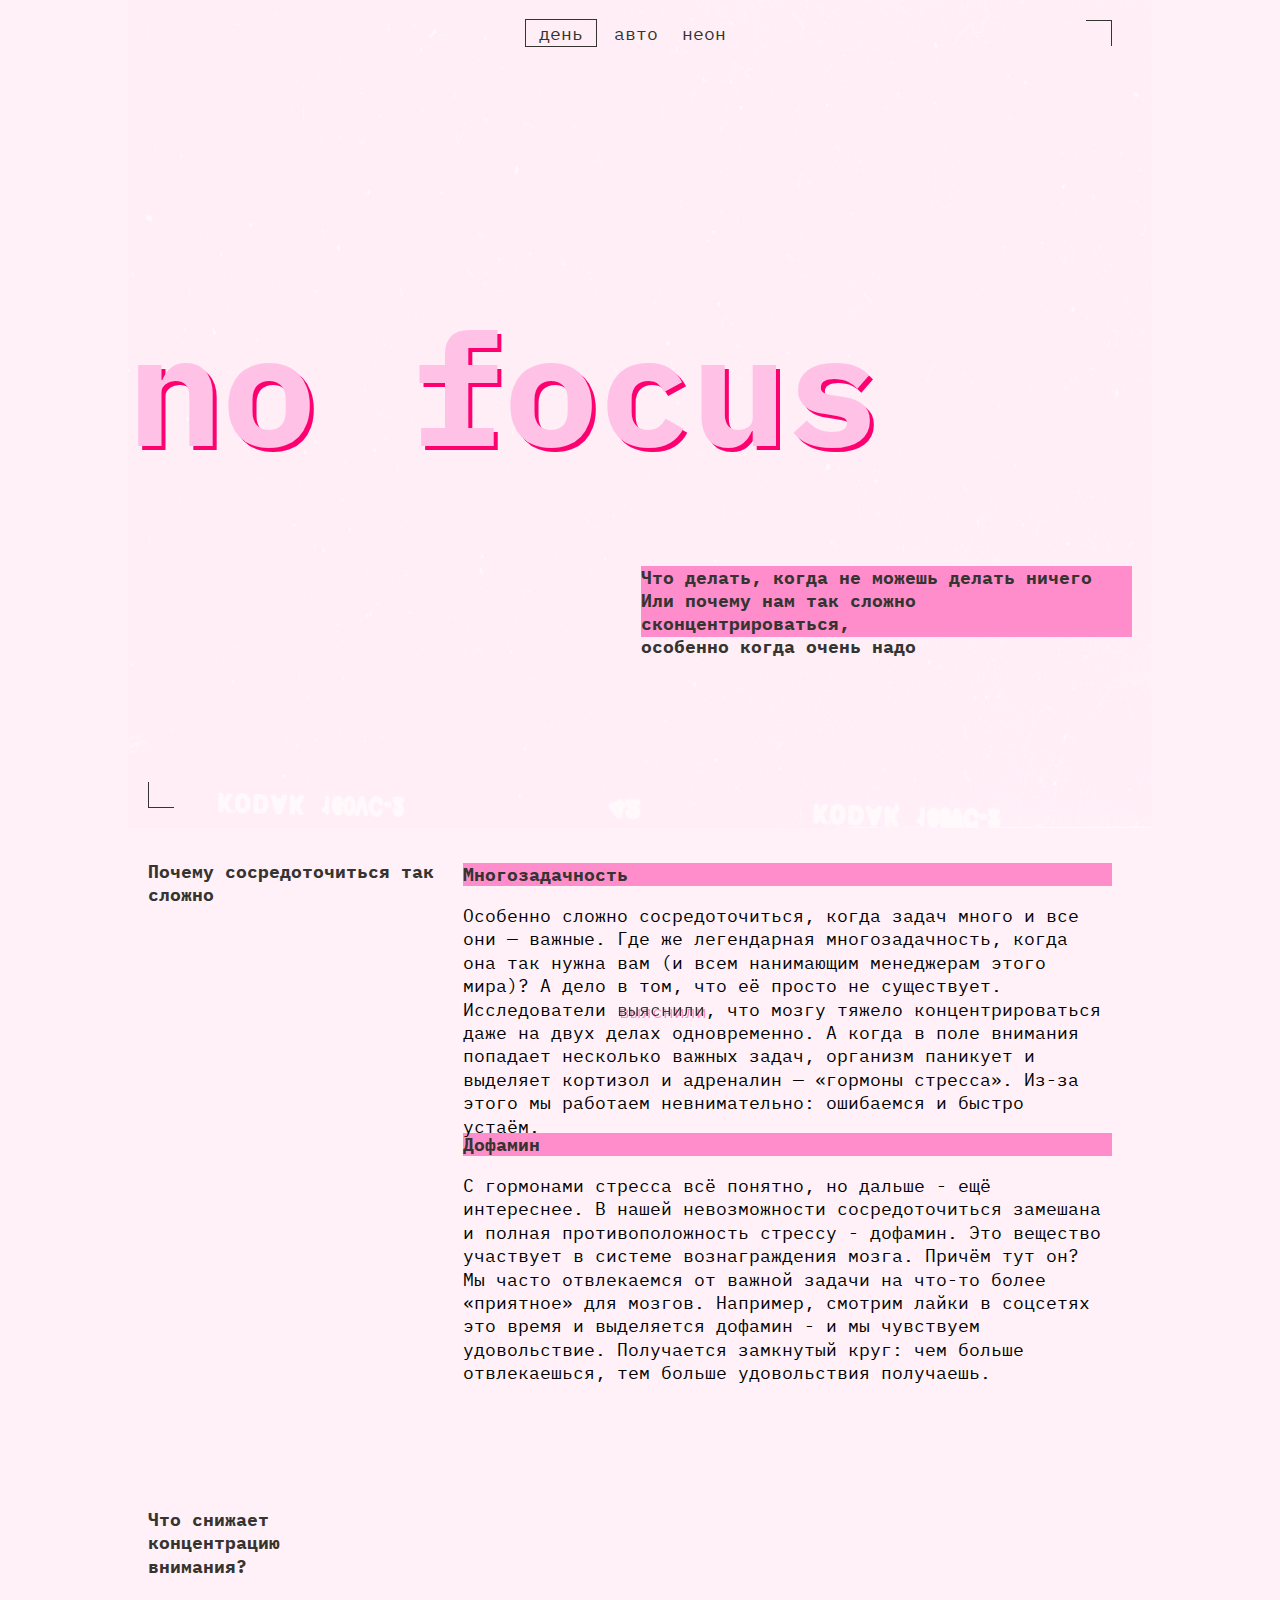
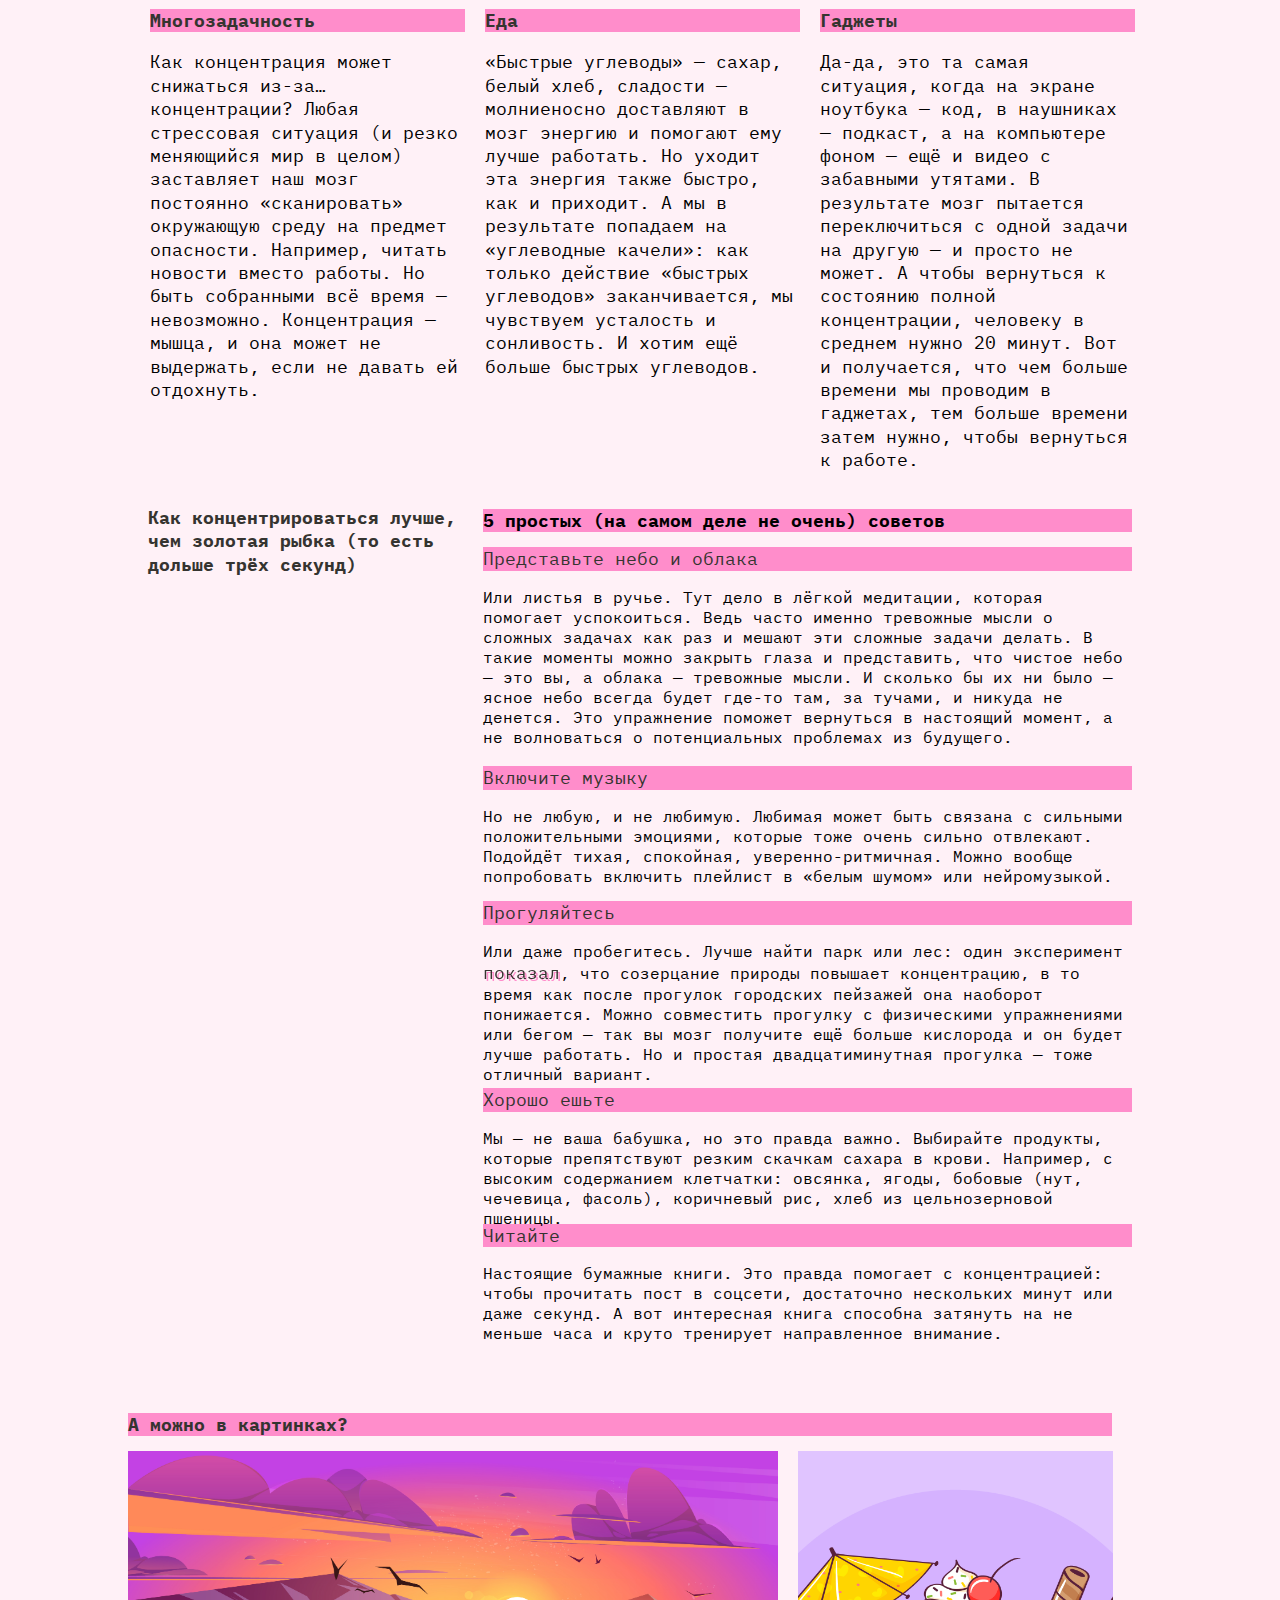
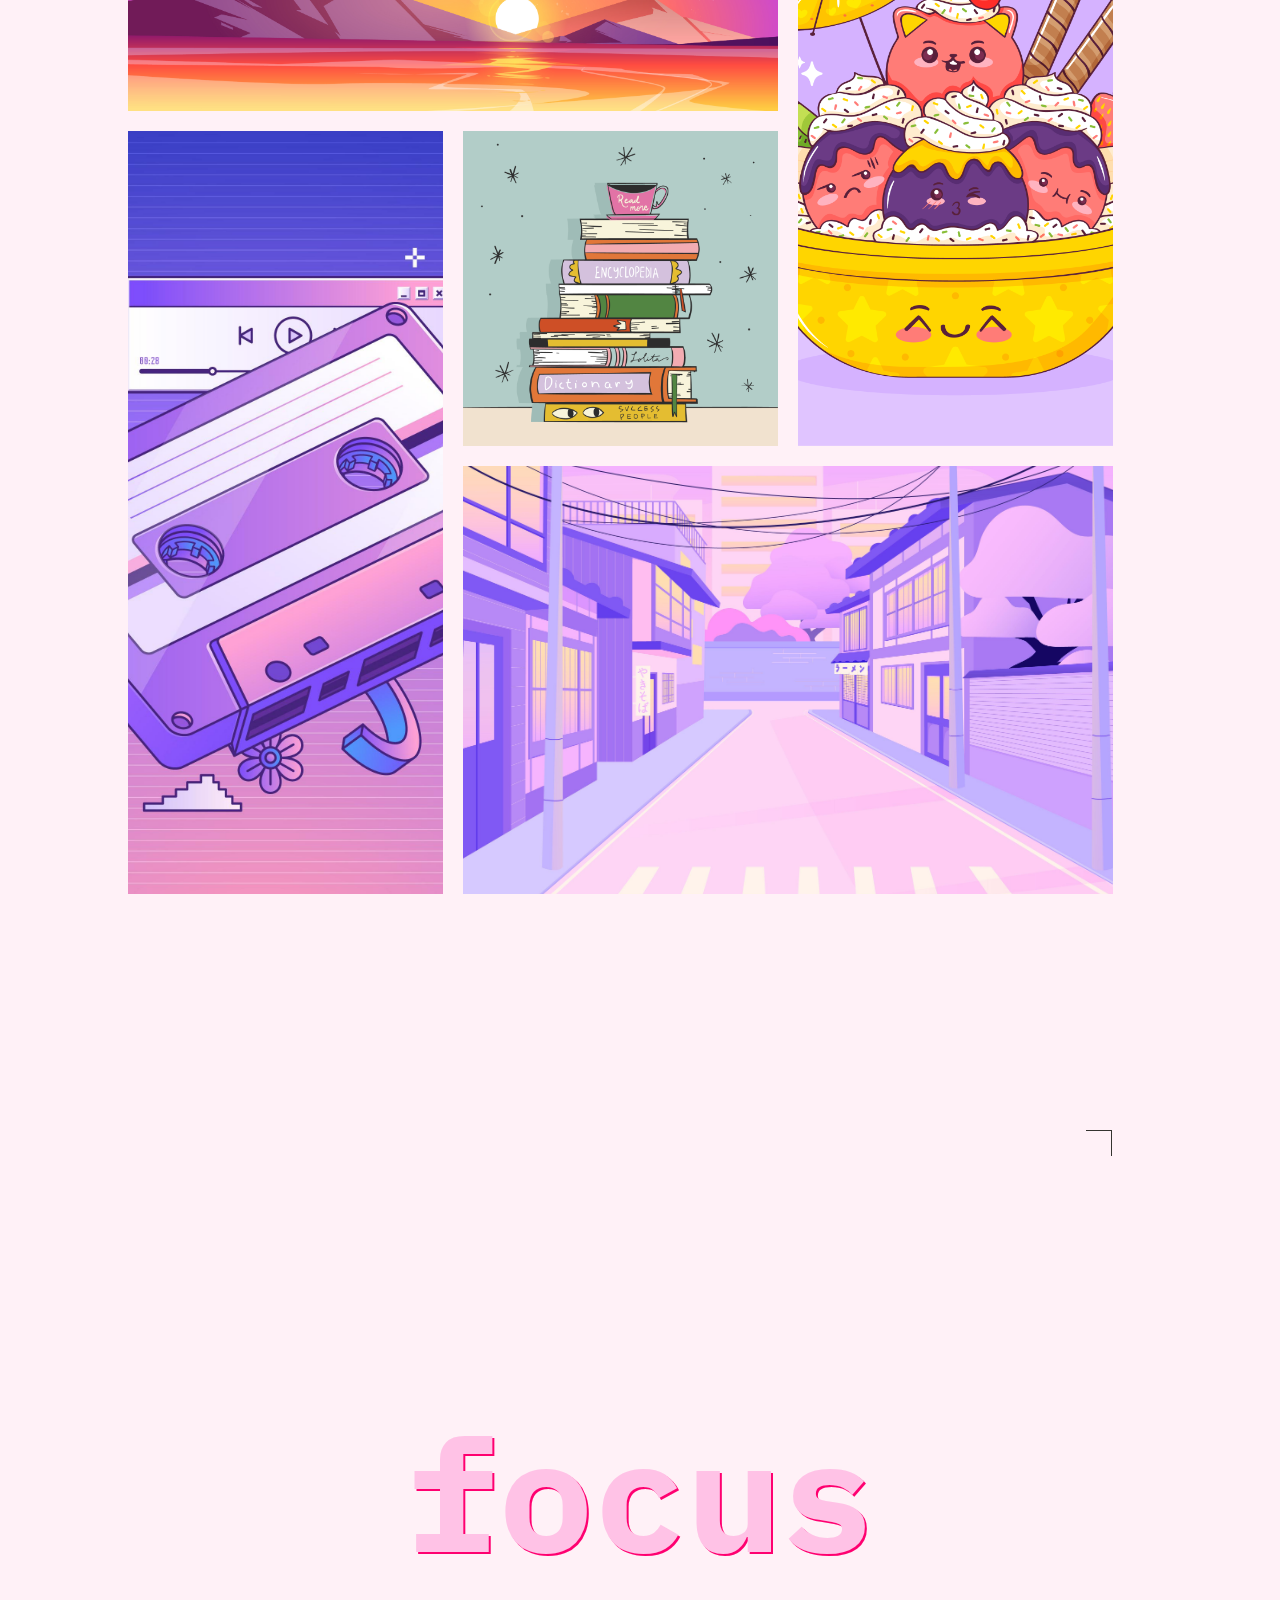
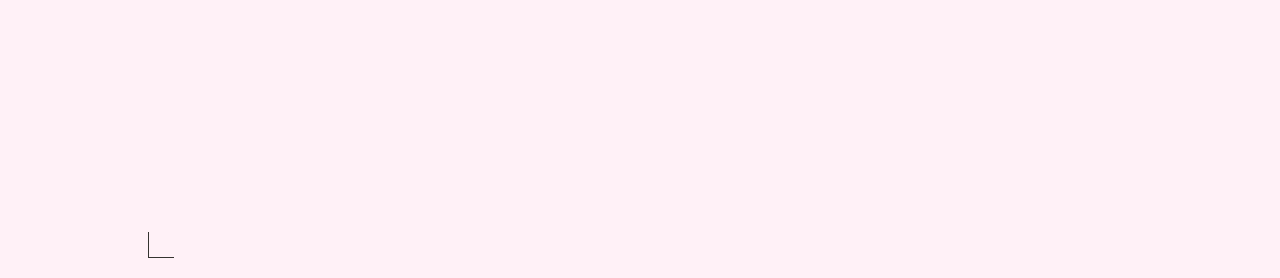
<file: .vscode/index.html>
<!DOCTYPE html>
<html lang="ru">
<head>
    <meta charset="UTF-8">
    <meta name="viewport" content="width=device-width, initial-scale=1.0">
    <link rel="stylesheet" href="style.css">
    <title>Сложно сосредоточиться</title>
</head>
<body>
    <div class="containter228">
        <header>
            <div class="header-container">
                <div class="color">
                    <button class="button day">день</button>
                    <button class="button">авто</button>
                    <button class="button">неон</button>
                </div>

                <div class="right-corner"></div>
            </div>

            <h1 class="no-focus">no focus</h1>

            <div class="pink-text">
                Что делать, когда не можешь делать ничего <br>
                Или почему нам так сложно сконцентрироваться, <br>
                особенно когда очень надо
            </div>

            <div class="left-corner"></div>
        </header>
    
        <main>
        <section class="sec1">
                <h1 class="main-title">
                     Почему сосредоточиться так сложно
                </h1>
             <div class="right-column1">
                <div class="pl1">
                    <h2 class="titlemnogozadach">Многозадачность</h2>
                        <p class="text1">
                            Особенно сложно сосредоточиться, когда задач много и все они — важные. Где же легендарная многозадачность, когда она так нужна вам (и всем нанимающим менеджерам этого мира)? 
                            А дело в том, что её просто не существует. Исследователи 
                            <a href="https://dana.org/article/multicosts-of-multitasking/" class="linka">выяснили</a>, что мозгу тяжело концентрироваться даже на двух делах одновременно. А когда в поле внимания попадает несколько важных задач, организм паникует и выделяет кортизол и адреналин — «гормоны стресса». Из-за этого мы работаем невнимательно: ошибаемся и быстро устаём.
                        </p>
                    <h2 class="titledofamin">Дофамин</h2>
                        <p class="text2">
                          С гормонами стресса всё понятно, но дальше - ещё интереснее. В нашей невозможности сосредоточиться замешана и полная противоположность стрессу - дофамин. Это вещество участвует в системе вознаграждения мозга. Причём тут он? Мы часто отвлекаемся от важной задачи на что-то более «приятное» для мозгов. Например, смотрим лайки в соцсетях это время и выделяется дофамин - и мы чувствуем удовольствие. Получается замкнутый круг: чем больше отвлекаешься, тем больше удовольствия получаешь.
                        </p>
                </div>
            </div>
        </section>
        <section class="sec2">
            <h1>Что снижает концентрацию внимания?</h1>
            <div class="columnstext">
                <div class="column 1">
                    <h2 class="section-title1">Многозадачность</h2>
                    <p>Как концентрация может снижаться из-за… концентрации? Любая стрессовая ситуация (и резко меняющийся мир в целом) заставляет наш мозг постоянно «сканировать» окружающую среду на предмет опасности. Например, читать новости вместо работы. Но быть собранными всё время — невозможно. Концентрация — мышца, и она может не выдержать, если не давать ей отдохнуть.</p>
                </div> 
                <div class="column 2">   
                    <h2 class="section-title1"> Еда</h2>
                    <p>«Быстрые углеводы» — сахар, белый хлеб, сладости — молниеносно доставляют в мозг энергию и помогают ему лучше работать. Но уходит эта энергия также быстро, как и приходит. А мы в результате попадаем на «углеводные качели»: как только действие «быстрых углеводов» заканчивается, мы чувствуем усталость и сонливость. И хотим ещё больше быстрых углеводов.</p>
                </div>  
                
                <div class="column 3">
                    <h2 class="section-title1">Гаджеты</h2>
                    <p>Да-да, это та самая ситуация, когда на экране ноутбука — код, в наушниках — подкаст, а на компьютере фоном — ещё и видео с забавными утятами. В результате мозг пытается переключиться с одной задачи на другую — и просто не может. А чтобы вернуться к состоянию полной концентрации, человеку в среднем нужно 20 минут. Вот и получается, что чем больше времени мы проводим в гаджетах, тем больше времени затем нужно, чтобы вернуться к работе.</p>
                </div>
            </div>
        </section>
        <section class="sec3">
                    <h1 class="left-dss">Как концентрироваться лучше, чем золотая рыбка (то есть дольше трёх секунд)</h1>             
                <div class="rcolumn">
                    <h2 class="top5sov">5 простых (на самом деле не очень) советов</h2>
                    <div class="nebo">
                        <h2 class="z">Представьте небо и облака</h2>
                            <p>Или листья в ручье. Тут дело в лёгкой медитации, которая помогает успокоиться. Ведь часто именно тревожные мысли о сложных задачах как раз и мешают эти сложные задачи делать. В такие моменты можно закрыть глаза и представить, что чистое небо — это вы, а облака — тревожные мысли. И сколько бы их ни было — ясное небо всегда будет где-то там, за тучами, и никуда не денется. Это упражнение поможет вернуться в настоящий момент, а не волноваться о потенциальных проблемах из будущего.</p>
                    </div>
                    <div class="musik">
                        <h2 class="z">Включите музыку</h2>
                            <p>Но не любую, и не любимую. Любимая может быть связана с сильными положительными эмоциями, которые тоже очень сильно отвлекают. Подойдёт тихая, спокойная, уверенно-ритмичная. Можно вообще попробовать включить плейлист в «белым шумом» или нейромузыкой.</p>
                    </div>
                    <div class="progylka">
                        <h2 class="z">Прогуляйтесь</h2>
                            <p>Или даже пробегитесь. Лучше найти парк или лес: один эксперимент <a href="https://www.sciencedirect.com/science/article/abs/pii/S0272494415000328" class="linka">показал</a>, что созерцание природы повышает концентрацию, в то время как после прогулок городских пейзажей она наоборот понижается. Можно совместить прогулку с физическими упражнениями или бегом — так вы мозг получите ещё больше кислорода и он будет лучше работать. Но и простая двадцатиминутная прогулка — тоже отличный вариант.</p>
                    </div>
                    <div class="xoroshoeda">
                        <h2 class="z">Хорошо ешьте</h2>
                            <p>Мы — не ваша бабушка, но это правда важно. Выбирайте продукты, которые препятствуют резким скачкам сахара в крови. Например, с высоким содержанием клетчатки: овсянка, ягоды, бобовые (нут, чечевица, фасоль), коричневый рис, хлеб из цельнозерновой пшеницы.</p>
                    </div>
                    <div class="readd">
                        <h2 class="z">Читайте</h2>
                            <p>Настоящие бумажные книги. Это правда помогает с концентрацией: чтобы прочитать пост в соцсети, достаточно нескольких минут или даже секунд. А вот интересная книга способна затянуть на не меньше часа и круто тренирует направленное внимание.</p>
                    </div>
                </div>
        </section>
        <section class="sec4">
                <h2 class="pict">А можно в картинках?</h2>
                    <div class="griddy">
                        <figure class="grid-it item1">
                            <img src="./src/img/image1.jpeg" class="galleryimg" alt="i1">
                        </figure>
                        <figure class="grid-it item2">
                            <img src="./src/img/image5.jpeg" class="galleryimg" alt="i2">
                        </figure>
                        <figure class="grid-it item3">
                            <img src="./src/img/image4.jpeg" class="galleryimg" alt="i3">
                        </figure>
                        <figure class="grid-it item4">
                            <img src="./src/img/image2.png" class="galleryimg" alt="i4">
                        </figure>
                        <figure class="grid-it item5">
                            <img src="./src/img/image3.jpeg" class="galleryimg" alt="i5">
                        </figure>
                    </div>
        </section>
        </main>
        <footer>
            <section class='sec1footer'>
                <h2 class="focusend">focus</h2>
                    <div class="left-corner"></div>
                    <div class="right-corner"></div>
            </section>
        </footer>
    </div>


</body>
</html>
</file>
<file: .vscode/style.css>
@font-face {
	font-family: 'IBM Plex Mono';
	src: url('./src/fonts/IBMPlexMono-Regular.ttf');
	font-weight: 400;
}
@font-face {
	font-family: 'IBM Plex Mono';
	src: url('./src/fonts/IBMPlexMono-Bold.ttf');
	font-weight: 700;
}
body {
	margin: 0;
	padding: 0;
	/* gap: 0;
	opacity: 0; */
	background-color: #FFF1F7;
	font-family: 'IBM Plex Mono';


}
.containter228{
	width: 1024px;
	margin: 0 auto;
}
header {
	width: 1024px;
	height: 768px;
	margin: 0;
	display: flex;
	flex-direction: column;
	padding-bottom: 60px;
	background-image: url(./src/img/db21dcdfb58c079b844f4727edded6f5.png);
	background-repeat: no-repeat;
	background-position: left bottom;
	background-size: 100% 100%; 
	position: relative;
}
.header-container {
	display: flex;
	align-items: center;
	gap: 20px;
}
.button {
	cursor: pointer;
	background-color: transparent; 
	font-size: 18px;
	color: #353430;
	font-family: "IBM Plex Mono";
	border: none;
	position: relative;

}

.day {
	padding: 0 13px;
	outline: 1px solid #353430; 
	outline-offset: 0px; 
}
.button {
	display: inline-flex;
	align-items: center;
	justify-content: center;
}

.no-focus {
	height: 130px;
	font-size: 157px;
	line-height: 87.5%;
	font-weight: bold;
	font-family: "IBM Plex Mono";
	color: #FFC2E6;
	filter: drop-shadow(4px 4px 0 #FF0070);
	margin-top: 273px;
	margin-bottom: 0; 
	/* box-shadow: 4px 4px #FF0070; */
}
.pink-text {
	height: 71px;
	width: 491px;
	font-size: 18px;
	font-weight: bold;
	background-color: #FF8DCB;
	color: #353430;
	font-family: "IBM Plex Mono";
	align-self: flex-end;
	align-items: center;
	margin-right: 20px;
	margin-top: 117px;
	margin-bottom: 89px;
}
.header-container {
	width: 1024px;
	height: 26px;
	margin: 0;
	padding-top: 20px;
	display: flex;
}
.color {
	width: 230px;
	height: 26px;
	display: flex;
	justify-content: space-evenly;
	margin-left: auto;
	margin-right: auto;
	position: relative;
	left: -11px;
	top: 0;
}

.color > span {
	color: #353430;
	font-size: 18px;
	line-height: 22px;
	text-align: center;
	padding-left: 13.4px;
	padding-right: 13.4px;
}
.linka{
	color: #353430;
	text-decoration: none;
	width: 89.08px;
	height: 23px;
	top: 106px;
	left: 896.54px;
	/* gap: 0px;
	opacity: 0px; */
	font-family: 'IBM Plex Mono';
	font-size: 18px;
	font-weight: 400;
	line-height: 23.4px;
	text-align: left;
	filter: drop-shadow(2px 2px 0 #FF8DCB);
}
.right-corner {
	width: 25px;
	height: 25px;
	border-top: 1px solid #353430;
	border-right: 1px solid #353430;
	position: absolute; 
	top: 20px; 
	right: 40px;  
}
.left-corner{
	width: 25px;
	height: 25px;
	border-bottom: 1px solid #353430;
	border-left: 1px solid #353430;
	position: absolute; 
	bottom: 20px; 
	left: 20px;   
}
main {
	width: 1024px;
	height: 3352px;
	top: 828px;
	/* gap: 0px;
	opacity: 0px; */
	
}
.sec1 {
	display: flex;
	max-width: 1200px;
	margin: 0 auto;
	padding: 20px;
	width: 984px;
	height: 508px;
	/* gap: 0px;
	opacity: 0px; */
}



.main-title {
	width: 314.96px;
	height: 47px;
	left: 20px;
	width: 30%;
	padding-right: 20px;
	display: flex;
	align-items: flex-start; 
	font-size: 18px;
	font-weight: 700;
	line-height: 23.4px;
	text-align: left;
	color: #353430;
}
.right-column1 {
	width: 649px;
}
.pl1 {
	width: 649px;
	height: 244px;
	left: 354.89px;
	padding: 0;
	/* gap: 0px;
	opacity: 0px; */
}
.titlemnogozadach, .titledofamin {
	
	background-color: #ff8dcb;
	color: #353430;
	width: 649px;
	height: 23px;
	left: 354.89px;
	/* gap: 0px;
	opacity: 0px; */
 
	font-size: 18px;
	font-weight: 700;
	line-height: 23.4px;
	text-align: left;

}
.text1, .text2 {
	width: 648.92px;
	height: 211px;
	top: 33px;
	left: 354.89px;
	/* gap: 0px;
	opacity: 0px; */
	font-family: 'IBM Plex Mono';
	font-size: 18px;
	font-weight: 400;
	line-height: 23.4px;
	text-align: left;  
}
.sec2{
	display: flex;
	max-width: 1200px;
	margin: 0 auto;
	padding: 20px;
	width: 984px;
	height: 508px;
	margin-top: 100px;
}
.title {
	font-size: 18px;
	font-weight: 700;
	padding: 10px;
	color: #353430;
	margin-bottom: 10px;
}


.sec2 h1 {
	color: #353430;
	font-family: 'IBM Plex Mono';
	font-size: 18px;
	font-weight: 700;
	line-height: 23.4px;
	text-align: left;
	width: 315px;
	height: 47px;
	left: 20px;
	/* gap: 0px;
	opacity: 0px; */
}


.columnstext {
	display: flex;
	gap: 20px; 
	margin-top: 10%;
	position: relative;
	left: -130px;
	
}

.column {
	flex: 1; 
	top: 67px;
	left: 20px;
	gap: 20px;
	/* opacity: 0px; */

}


.section-title1 {
	
	width: 315px;
	height: 23px;
	/* gap: 0px;
	opacity: 0px; */
	font-family: 'IBM Plex Mono';
	font-size: 18px;
	font-weight: 700;
	line-height: 23.4px;
	text-align: left;
	background-color: #ff8dcb;
	color: #353430;
}


.column p {
	width: 315px;
	height: 351px;
	top: 33px;
	/* gap: 0px;
	opacity: 0px; */
	font-family: 'IBM Plex Mono';
	font-size: 18px;
	font-weight: 400;
	line-height: 23.4px;
	text-align: left;
}
.sec3{
	display: flex;
	max-width: 1200px;
	margin-left: auto;
	margin-right: auto;
	margin-top: 50px;
	margin-bottom: -140px;
	padding: 20px;
	width: 984px;
	height: 1024px;
}    
.sec3 h1{
	width: 315px;
	height: 98px;
	left: 20px;
	/* gap: 0px;
	opacity: 0px; */
	font-family: 'IBM Plex Mono';
	font-size: 18px;
	font-weight: 700;
	line-height: 23.4px;
	text-align: left;
	color: #353430;

}
.pl2{
	width: 649px;
	height: 23px;
	font-family: 'IBM Plex Mono';
	font-size: 18px;
	font-weight: 700;
	line-height: 23.4px;
	text-align: left;
	background-color: #FF8DCB;
	position: relative;
}  




.left-dss{
	display: flex;
	align-items: flex-start;
	padding-right: 20px;
	width: 315px;
}
.rcolumn{
	left: 355px;
	gap: 20px;
	width: 649px;
}
.top5sov{
	font-family: 'IBM Plex Mono';
	font-size: 18px;
	font-weight: 700;
	line-height: 23.4px;
	text-align: left;
	background-color: #FF8DCB;
}
.z{
	background-color: #FF8DCB;
	font-family: 'IBM Plex Mono';
	font-size: 18px;
	font-weight: 400;
	line-height: 23.4px;
	text-align: left;
	color: rgba(53, 52, 48, 1);
}
.nebo{
	width: 649px;
	height: 244px;
}
.musik{
	width: 649px;
	height: 150px;
	margin-top: -40px;
}
.progylka{
	width: 649px;
	height: 197px;
	margin-top: -30px;
}
.xoroshoeda{
	width: 649px;
	height: 151px;
	margin-top: -25px;
}
.readd{
	width: 649px;
	height: 150px;
	margin-top: -30px;
}
.pict{
	font-family: 'IBM Plex Mono';
	font-size: 18px;
	font-weight: 700;
	line-height: 23.4px;
	text-align: left;
	width: 984px;
	height: 23px;
	left: 20px;
	background-color: #FF8DCB;
	color: #353430;

}
.griddy{
	display: grid;
	grid-template-columns: repeat(3, 315px); 
	grid-template-rows:  260px 315px 428px; 
	gap: 20px;
}


.item1 {
	grid-column: 1 / 3;
	grid-row: 1 / 2;
	margin: 0;
}
.item2{
	grid-column: 2 / 4;
	grid-row: 3 / 4;
	margin: 0;
}
.item3{
	grid-column: 2 / 3;
	grid-row: 2 / 3;
	margin: 0;
}
.item4{
	grid-column: 3 / 4;
	grid-row: 1 / 3;
	margin: 0;
}
.item5{
	grid-column: 1 / 2;
	grid-row: 2 / 4;
	margin: 0;
}
.galleryimg {
	width: 100%;
	height: 100%;
	object-fit: cover;
}
.focusend{
	font-family: 'IBM Plex Mono';
	font-size: 157px;
	font-weight: 700;
	line-height: 129.53px;
	text-align: left;
	width: 471px;
	height: 130px;
	top: 319px;
	left: 277px;
	color: #FFC2E6;
	filter: drop-shadow(2px 2px #ff0070);
	position: relative;
}
footer{
	width: 1024px;
	height: 768px;
	position: relative;
	margin-top: 50px;
}
</file>
